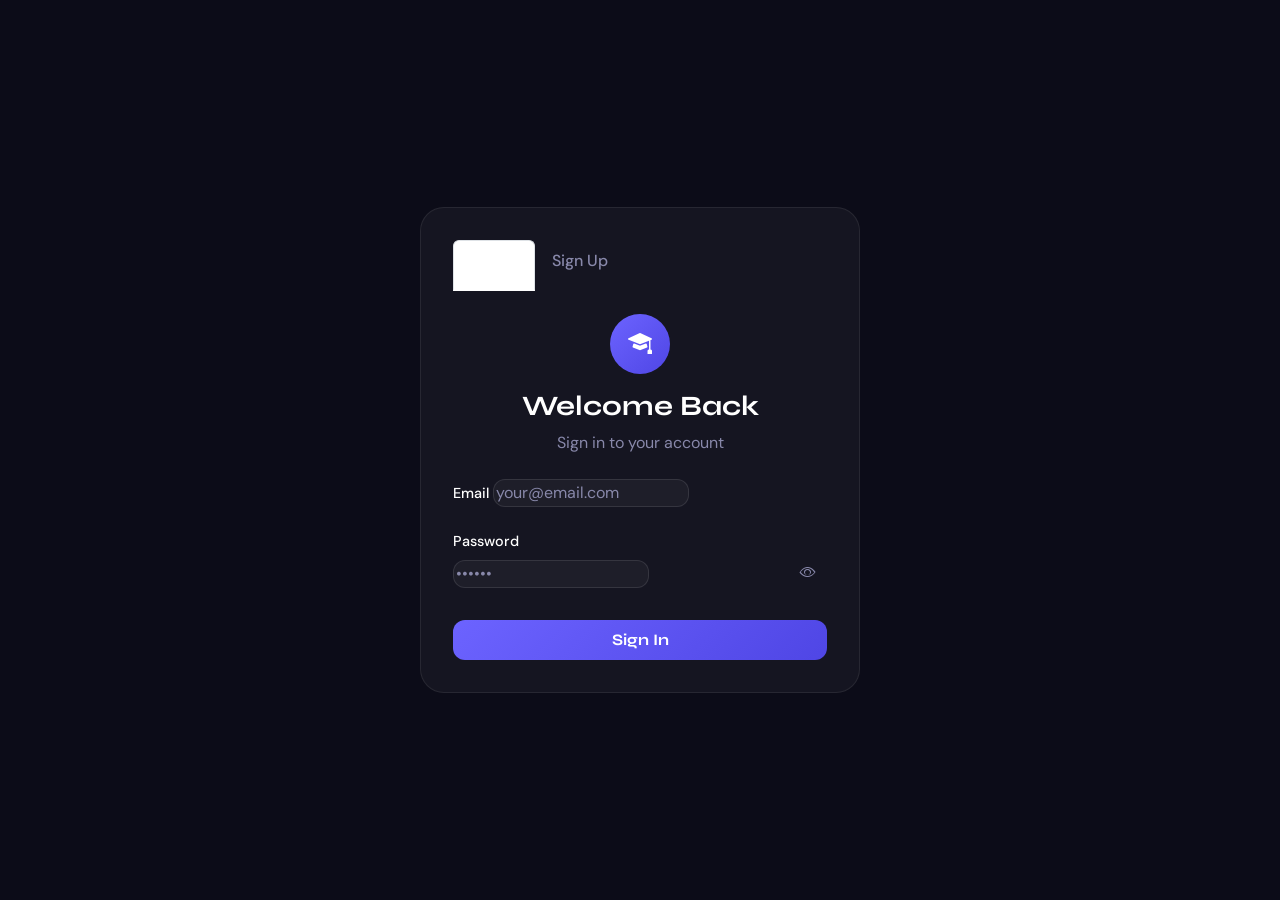
<file: login.html>
<!DOCTYPE html>
<html lang="en">

<head>
    <meta charset="UTF-8" />
    <meta name="viewport" content="width=device-width, initial-scale=1.0" />
    <title>Login / Sign Up - EduFlow</title>

    <!-- Bootstrap 5 -->
    <link href="https://cdn.jsdelivr.net/npm/bootstrap@5.3.3/dist/css/bootstrap.min.css" rel="stylesheet" />
    <!-- Bootstrap Icons -->
    <link href="https://cdn.jsdelivr.net/npm/bootstrap-icons@1.11.3/font/bootstrap-icons.css" rel="stylesheet" />
    <!-- Google Fonts -->
    <link href="https://fonts.googleapis.com/css2?family=Syne:wght@400;600;700;800&family=DM+Sans:wght@300;400;500;600&display=swap" rel="stylesheet" />
    <!-- Custom Styles -->
    <link rel="stylesheet" href="styles.css" />
</head>

<body>
    <div class="d-flex align-items-center justify-content-center min-vh-100" style="background: var(--bg-dark);">
        <div class="login-card">
            <!-- Tab Navigation -->
            <ul class="nav nav-tabs border-0 mb-4" role="tablist" style="background:transparent;">
                <li class="nav-item" role="presentation">
                    <button class="nav-link active text-white" id="login-tab" data-bs-toggle="tab" data-bs-target="#login-content" type="button" role="tab">Sign In</button>
                </li>
                <li class="nav-item" role="presentation">
                    <button class="nav-link text-white" id="signup-tab" data-bs-toggle="tab" data-bs-target="#signup-content" type="button" role="tab">Sign Up</button>
                </li>
            </ul>

            <!-- Tab Contents -->
            <div class="tab-content">
                <!-- LOGIN TAB -->
                <div class="tab-pane fade show active" id="login-content" role="tabpanel">
                    <div class="text-center mb-4">
                        <div class="edu-avatar edu-avatar-lg float-anim mb-3" style="margin-left:auto;margin-right:auto;background:linear-gradient(135deg,#6c63ff,#4f46e5)">
                            <i class="bi bi-mortarboard-fill fs-4"></i>
                        </div>
                        <h3 class="font-display text-white fw-bold mb-2">Welcome Back</h3>
                        <p style="color:var(--text-muted);">Sign in to your account</p>
                    </div>

                    <form id="login-form" onsubmit="handleLogin(event)">
                        <div class="mb-3">
                            <label for="login-email" class="form-label text-white" style="font-size:.9rem;font-weight:500;">Email</label>
                            <input type="email" class="edu-input" id="login-email" placeholder="your@email.com" required />
                        </div>

                        <div class="mb-3">
                            <label for="login-password" class="form-label text-white" style="font-size:.9rem;font-weight:500;">Password</label>
                            <div class="position-relative">
                                <input type="password" class="edu-input" id="login-password" placeholder="••••••" required />
                                <button type="button" class="btn p-0" style="position:absolute;right:10px;top:0;color:var(--text-muted);" onclick="togglePasswordVisibility('login-password')">
                                    <i class="bi bi-eye" id="login-eye-icon"></i>
                                </button>
                            </div>
                        </div>

                        <div id="login-error-message" class="alert alert-danger py-2 px-3" style="display:none;font-size:.85rem;"></div>

                        <button type="submit" class="btn-edu-primary btn w-100 py-2 mt-3">
                            <span id="login-btn-text">Sign In</span>
                            <span id="login-btn-loader" style="display:none;">
                                <i class="bi bi-arrow-repeat spin"></i> Signing in...
                            </span>
                        </button>
                    </form>
                </div>

                <!-- SIGNUP TAB -->
                <div class="tab-pane fade" id="signup-content" role="tabpanel">
                    <div class="text-center mb-4">
                        <h3 class="font-display text-white fw-bold mb-2">Create Account</h3>
                        <p style="color:var(--text-muted);">Join EduFlow today</p>
                    </div>

                    <div class="mb-3">
                        <label class="form-label text-white" style="font-size:.9rem;font-weight:500;">I am a:</label>
                        <div class="d-flex gap-2">
                            <button type="button" class="role-btn flex-fill" id="student-role-btn" onclick="selectSignupRole('student')" style="background:rgba(108,99,255,.15);border:2px solid #6c63ff;">
                                <i class="bi bi-person-check"></i>
                                <div>
                                    <strong>Student</strong>
                                </div>
                            </button>
                            <button type="button" class="role-btn flex-fill" id="teacher-role-btn" onclick="selectSignupRole('teacher')" style="background:transparent;border:2px solid var(--border);">
                                <i class="bi bi-person-workspace"></i>
                                <div>
                                    <strong>Teacher</strong>
                                </div>
                            </button>
                        </div>
                    </div>

                    <form id="signup-form" onsubmit="handleSignup(event)">
                        <div class="mb-3">
                            <label for="signup-name" class="form-label text-white" style="font-size:.9rem;font-weight:500;">Full Name</label>
                            <input type="text" class="edu-input" id="signup-name" placeholder="John Doe" required />
                        </div>

                        <div class="mb-3">
                            <label for="signup-email" class="form-label text-white" style="font-size:.9rem;font-weight:500;">Email</label>
                            <input type="email" class="edu-input" id="signup-email" placeholder="your@email.com" required />
                        </div>

                        <div id="signup-subject-field" class="mb-3" style="display:none;">
                            <label for="signup-subject" class="form-label text-white" style="font-size:.9rem;font-weight:500;">Subject (for teachers)</label>
                            <input type="text" class="edu-input" id="signup-subject" placeholder="e.g., Mathematics, Physics" />
                        </div>

                        <div class="mb-3">
                            <label for="signup-password" class="form-label text-white" style="font-size:.9rem;font-weight:500;">Password</label>
                            <div class="position-relative">
                                <input type="password" class="edu-input" id="signup-password" placeholder="••••••" required />
                                <button type="button" class="btn p-0" style="position:absolute;right:10px;top:0;color:var(--text-muted);" onclick="togglePasswordVisibility('signup-password')">
                                    <i class="bi bi-eye" id="signup-eye-icon"></i>
                                </button>
                            </div>
                        </div>

                        <div class="mb-3">
                            <label for="signup-confirm-password" class="form-label text-white" style="font-size:.9rem;font-weight:500;">Confirm Password</label>
                            <input type="password" class="edu-input" id="signup-confirm-password" placeholder="••••••" required />
                        </div>

                        <div id="signup-error-message" class="alert alert-danger py-2 px-3" style="display:none;font-size:.85rem;"></div>

                        <button type="submit" class="btn-edu-primary btn w-100 py-2 mt-3">
                            <span id="signup-btn-text">Create Account</span>
                            <span id="signup-btn-loader" style="display:none;">
                                <i class="bi bi-arrow-repeat spin"></i> Creating...
                            </span>
                        </button>
                    </form>
                </div>
            </div>
        </div>
    </div>

    <style>
        .spin {
            display: inline-block;
            animation: spin 1s linear infinite;
        }
        
        @keyframes spin {
            from {
                transform: rotate(0deg);
            }
            to {
                transform: rotate(360deg);
            }
        }
        
        .nav-link {
            border: none;
            border-bottom: 2px solid transparent;
            font-weight: 500;
            padding-bottom: 1rem;
            color: var(--text-muted) !important;
            transition: all 0.3s ease;
        }
        
        .nav-link.active {
            border-bottom: 2px solid var(--primary);
            color: white !important;
        }
        
        .role-btn {
            padding: 1rem;
            border-radius: 0.5rem;
            border: 2px solid var(--border);
            background: var(--bg-card);
            cursor: pointer;
            transition: all 0.3s ease;
            color: white !important;
            text-decoration: none;
            display: flex;
            flex-direction: column;
            align-items: center;
            gap: 0.5rem;
        }
        
        .role-btn:hover {
            border-color: var(--primary);
            background: rgba(108, 99, 255, 0.1);
        }
        
        .role-btn strong {
            color: white;
        }
    </style>

    <!-- Bootstrap JS -->
    <script src="https://cdn.jsdelivr.net/npm/bootstrap@5.3.3/dist/js/bootstrap.bundle.min.js"></script>
    <!-- API Client -->
    <script src="api-client.js"></script>
    <!-- Auth JS -->
    <script src="auth-new.js"></script>
</body>

</html>
</file>
<file: styles.css>
:root {
    --primary: #6c63ff;
    --primary-dark: #4f46e5;
    --accent: #06d6a0;
    --warning: #fbbf24;
    --danger: #f43f5e;
    --bg-dark: #0c0c18;
    --bg-card: #13131f;
    --bg-card2: #1a1a2e;
    --border: rgba(255, 255, 255, 0.08);
    --text-muted: #8888aa;
    --sidebar-w: 250px;
}

* {
    box-sizing: border-box;
}

body {
    font-family: 'DM Sans', sans-serif;
    background: var(--bg-dark);
    color: #e2e2f0;
    margin: 0;
}

h1,
h2,
h3,
h4,
h5,
h6,
.font-display {
    font-family: 'Syne', sans-serif;
}

::-webkit-scrollbar {
    width: 5px;
    height: 5px;
}

::-webkit-scrollbar-track {
    background: var(--bg-dark);
}

::-webkit-scrollbar-thumb {
    background: var(--primary);
    border-radius: 99px;
}

.page {
    display: none !important;
}

.page.active {
    display: block !important;
}

.dash-page {
    display: none !important;
}

.dash-page.active {
    display: flex !important;
}

.edu-card {
    background: var(--bg-card);
    border: 1px solid var(--border);
    border-radius: 16px;
    transition: background .2s, transform .2s, box-shadow .2s;
}

.edu-card:hover {
    background: var(--bg-card2);
}

.edu-card-hover:hover {
    transform: translateY(-3px);
    box-shadow: 0 12px 40px rgba(108, 99, 255, .18);
}

.btn-edu-primary {
    background: linear-gradient(135deg, var(--primary), var(--primary-dark));
    color: #fff;
    border: none;
    border-radius: 12px;
    font-weight: 700;
    font-family: 'Syne', sans-serif;
    transition: all .2s;
}

.btn-edu-primary:hover {
    transform: translateY(-2px);
    box-shadow: 0 8px 24px rgba(108, 99, 255, .4);
    color: #fff;
}

.btn-edu-outline {
    background: transparent;
    color: var(--primary);
    border: 2px solid var(--primary);
    border-radius: 12px;
    font-weight: 700;
    font-family: 'Syne', sans-serif;
    transition: all .2s;
}

.btn-edu-outline:hover {
    background: var(--primary);
    color: #fff;
}

.btn-edu-danger {
    background: rgba(244, 63, 94, .15);
    color: #f43f5e;
    border: 1px solid rgba(244, 63, 94, .3);
    border-radius: 10px;
    font-size: .8rem;
    font-weight: 600;
}

.btn-edu-danger:hover {
    background: rgba(244, 63, 94, .3);
    color: #f43f5e;
}

.edu-badge {
    display: inline-block;
    padding: 3px 10px;
    border-radius: 99px;
    font-size: .72rem;
    font-weight: 700;
    letter-spacing: .03em;
}

.edu-progress {
    background: rgba(255, 255, 255, .06);
    border-radius: 99px;
    height: 7px;
    overflow: hidden;
}

.edu-progress-bar {
    height: 100%;
    border-radius: 99px;
    transition: width .6s cubic-bezier(.4, 0, .2, 1);
}

.edu-avatar {
    border-radius: 50%;
    display: flex;
    align-items: center;
    justify-content: center;
    font-family: 'Syne', sans-serif;
    font-weight: 800;
    color: #fff;
    flex-shrink: 0;
}

.edu-avatar-sm {
    width: 34px;
    height: 34px;
    font-size: .75rem;
}

.edu-avatar-md {
    width: 44px;
    height: 44px;
    font-size: .9rem;
}

.edu-avatar-lg {
    width: 60px;
    height: 60px;
    font-size: 1.1rem;
}

.edu-input {
    background: rgba(255, 255, 255, .04) !important;
    border: 1.5px solid rgba(255, 255, 255, .1) !important;
    border-radius: 12px !important;
    color: #e2e2f0 !important;
    font-family: 'DM Sans', sans-serif;
    transition: border-color .2s;
}

.edu-input:focus {
    border-color: var(--primary) !important;
    box-shadow: 0 0 0 3px rgba(108, 99, 255, .15) !important;
    outline: none !important;
}

.edu-input::placeholder {
    color: var(--text-muted) !important;
}

.edu-input option {
    background: var(--bg-card);
    color: #e2e2f0;
}

.edu-modal-overlay {
    display: none;
    position: fixed;
    inset: 0;
    z-index: 9999;
    background: rgba(0, 0, 0, .65);
    backdrop-filter: blur(6px);
    align-items: center;
    justify-content: center;
    padding: 1rem;
}

.edu-modal-overlay.open {
    display: flex;
}

.edu-modal-box {
    background: #fff;
    border-radius: 20px;
    width: 100%;
    max-width: 500px;
    max-height: 90vh;
    overflow-y: auto;
    box-shadow: 0 30px 80px rgba(0, 0, 0, .5);
}

.edu-modal-box .modal-header {
    padding: 1.25rem 1.5rem;
    border-bottom: 1px solid #f0f0f0;
}

.edu-modal-box .modal-body {
    padding: 1.5rem;
}

.edu-modal-box label {
    font-size: .85rem;
    font-weight: 600;
    color: #444;
    margin-bottom: .35rem;
    display: block;
}

.edu-modal-box input,
.edu-modal-box textarea,
.edu-modal-box select {
    width: 100%;
    border: 1.5px solid #e5e7eb;
    border-radius: 12px;
    padding: .6rem 1rem;
    font-size: .9rem;
    outline: none;
    transition: border-color .2s;
    font-family: 'DM Sans', sans-serif;
}

.edu-modal-box input:focus,
.edu-modal-box textarea:focus,
.edu-modal-box select:focus {
    border-color: var(--primary);
}

.edu-modal-box textarea {
    resize: none;
}

.edu-sidebar {
    width: var(--sidebar-w);
    background: var(--bg-card);
    border-right: 1px solid var(--border);
    display: flex;
    flex-direction: column;
    height: 100vh;
    position: fixed;
    top: 0;
    left: 0;
    z-index: 200;
    transition: transform .3s;
}

.edu-sidebar.mobile-hidden {
    transform: translateX(-100%);
}

.sidebar-nav-item {
    display: flex;
    align-items: center;
    gap: .75rem;
    padding: .65rem 1rem;
    border-radius: 12px;
    color: var(--text-muted);
    font-size: .9rem;
    font-weight: 500;
    cursor: pointer;
    transition: all .15s;
    border: none;
    background: transparent;
    width: 100%;
    text-align: left;
}

.sidebar-nav-item:hover {
    background: rgba(255, 255, 255, .05);
    color: #e2e2f0;
}

.sidebar-nav-item.active {
    background: linear-gradient(135deg, var(--primary), var(--primary-dark));
    color: #fff;
}

.sidebar-nav-item i {
    font-size: 1rem;
    width: 20px;
    flex-shrink: 0;
}

.dash-layout {
    display: flex;
    height: 100vh;
    overflow: hidden;
}

.dash-main {
    flex: 1;
    display: flex;
    flex-direction: column;
    overflow: hidden;
    margin-left: var(--sidebar-w);
}

.dash-topbar {
    height: 56px;
    background: var(--bg-card);
    border-bottom: 1px solid var(--border);
    display: flex;
    align-items: center;
    padding: 0 1.25rem;
    gap: .75rem;
    flex-shrink: 0;
}

.dash-content {
    flex: 1;
    overflow-y: auto;
    padding: 1.5rem;
}

.tab-content-panel {
    display: none;
}

.tab-content-panel.active {
    display: block;
}

#page-landing {
    min-height: 100vh;
    background: var(--bg-dark);
}

.landing-nav {
    position: fixed;
    top: 0;
    left: 0;
    right: 0;
    z-index: 100;
    background: rgba(12, 12, 24, .85);
    backdrop-filter: blur(12px);
    border-bottom: 1px solid var(--border);
    height: 64px;
    display: flex;
    align-items: center;
}

.hero-glow {
    position: absolute;
    border-radius: 50%;
    filter: blur(80px);
    pointer-events: none;
}

.stat-card {
    text-align: center;
}

.stat-card .stat-num {
    font-family: 'Syne', sans-serif;
    font-weight: 800;
    font-size: 2.2rem;
    background: linear-gradient(135deg, var(--primary), #a78bfa);
    -webkit-background-clip: text;
    -webkit-text-fill-color: transparent;
}

.feature-icon-box {
    width: 48px;
    height: 48px;
    border-radius: 14px;
    display: flex;
    align-items: center;
    justify-content: center;
    margin-bottom: 1rem;
}

#page-login {
    min-height: 100vh;
    background: var(--bg-dark);
    display: flex;
    align-items: center;
    justify-content: center;
    padding: 1rem;
}

.login-card {
    background: rgba(255, 255, 255, .04);
    border: 1px solid var(--border);
    border-radius: 24px;
    padding: 2rem;
    width: 100%;
    max-width: 440px;
}

.role-btn {
    display: flex;
    align-items: center;
    gap: 1rem;
    padding: 1rem 1.25rem;
    border-radius: 16px;
    border: 2px solid transparent;
    cursor: pointer;
    transition: all .2s;
    width: 100%;
    text-align: left;
    background: rgba(255, 255, 255, .03);
}

.role-btn.student-role {
    border-color: rgba(108, 99, 255, .4);
}

.role-btn.teacher-role {
    border-color: rgba(79, 70, 229, .4);
}

.role-btn:hover {
    background: rgba(255, 255, 255, .06);
    transform: translateX(4px);
}

.role-icon-box {
    width: 48px;
    height: 48px;
    border-radius: 14px;
    display: flex;
    align-items: center;
    justify-content: center;
    flex-shrink: 0;
}

.demo-item {
    padding: .5rem .75rem;
    border-radius: 10px;
    cursor: pointer;
    transition: background .15s;
}

.demo-item:hover {
    background: rgba(255, 255, 255, .05);
}

.course-thumb {
    height: 140px;
    object-fit: cover;
    width: 100%;
}

.course-card-inner {
    padding: 1rem;
}

.quiz-option {
    display: block;
    width: 100%;
    text-align: left;
    padding: .75rem 1rem;
    border-radius: 12px;
    border: 1.5px solid var(--border);
    background: rgba(255, 255, 255, .02);
    color: #e2e2f0;
    cursor: pointer;
    transition: all .15s;
    font-size: .9rem;
    font-family: 'DM Sans', sans-serif;
}

.quiz-option:hover {
    border-color: var(--primary);
    background: rgba(108, 99, 255, .08);
}

.quiz-option.selected {
    border-color: var(--primary);
    background: rgba(108, 99, 255, .2);
    color: #fff;
}

.quiz-option.correct {
    border-color: var(--accent);
    background: rgba(6, 214, 160, .15);
    color: var(--accent);
}

.quiz-option.wrong {
    border-color: var(--danger);
    background: rgba(244, 63, 94, .1);
    color: var(--danger);
}

.notice-card {
    background: var(--bg-card);
    border: 1px solid var(--border);
    border-radius: 16px;
    padding: 1.25rem;
    transition: background .2s;
}

.notice-card:hover {
    background: var(--bg-card2);
}

.notice-icon {
    width: 42px;
    height: 42px;
    border-radius: 12px;
    display: flex;
    align-items: center;
    justify-content: center;
    flex-shrink: 0;
}

.edu-table {
    width: 100%;
    border-collapse: collapse;
}

.edu-table th {
    color: var(--text-muted);
    font-size: .78rem;
    font-weight: 700;
    letter-spacing: .05em;
    text-transform: uppercase;
    padding: .85rem 1.25rem;
    border-bottom: 1px solid var(--border);
    white-space: nowrap;
}

.edu-table td {
    padding: .9rem 1.25rem;
    border-bottom: 1px solid rgba(255, 255, 255, .04);
    font-size: .88rem;
    vertical-align: middle;
}

.edu-table tr:last-child td {
    border-bottom: none;
}

.edu-table-wrap {
    background: var(--bg-card);
    border: 1px solid var(--border);
    border-radius: 16px;
    overflow: hidden;
    overflow-x: auto;
}

.sidebar-overlay {
    display: none;
    position: fixed;
    inset: 0;
    background: rgba(0, 0, 0, .55);
    z-index: 199;
}

.sidebar-overlay.open {
    display: block;
}

@media (max-width: 991.98px) {
    .edu-sidebar {
        transform: translateX(-100%);
    }
    .edu-sidebar.open {
        transform: translateX(0);
    }
    .dash-main {
        margin-left: 0 !important;
    }
}

@media (max-width: 575.98px) {
    .dash-content {
        padding: 1rem;
    }
    .stat-card .stat-num {
        font-size: 1.6rem;
    }
}

.score-circle {
    width: 70px;
    height: 70px;
    border-radius: 50%;
    display: flex;
    flex-direction: column;
    align-items: center;
    justify-content: center;
}

.link-card {
    background: var(--bg-card);
    border: 1px solid var(--border);
    border-radius: 16px;
    padding: 1.25rem;
    transition: background .2s, transform .15s;
}

.link-card:hover {
    background: var(--bg-card2);
    transform: translateY(-2px);
}

.hero-section {
    min-height: 100vh;
    display: flex;
    align-items: center;
    position: relative;
    overflow: hidden;
    padding-top: 64px;
}

.grad-text {
    background: linear-gradient(135deg, #a78bfa, #6c63ff, #38bdf8);
    -webkit-background-clip: text;
    -webkit-text-fill-color: transparent;
    background-clip: text;
}

@keyframes float {
    0%,
    100% {
        transform: translateY(0)
    }
    50% {
        transform: translateY(-10px)
    }
}

@keyframes pulse-glow {
    0%,
    100% {
        opacity: .3
    }
    50% {
        opacity: .6
    }
}

.float-anim {
    animation: float 4s ease-in-out infinite;
}

.glow-anim {
    animation: pulse-glow 3s ease-in-out infinite;
}

.result-score {
    font-family: 'Syne', sans-serif;
    font-weight: 800;
    font-size: 4rem;
    line-height: 1;
}

.pill {
    display: inline-block;
    padding: 3px 12px;
    border-radius: 99px;
    font-size: .72rem;
    font-weight: 700;
}
</file>
